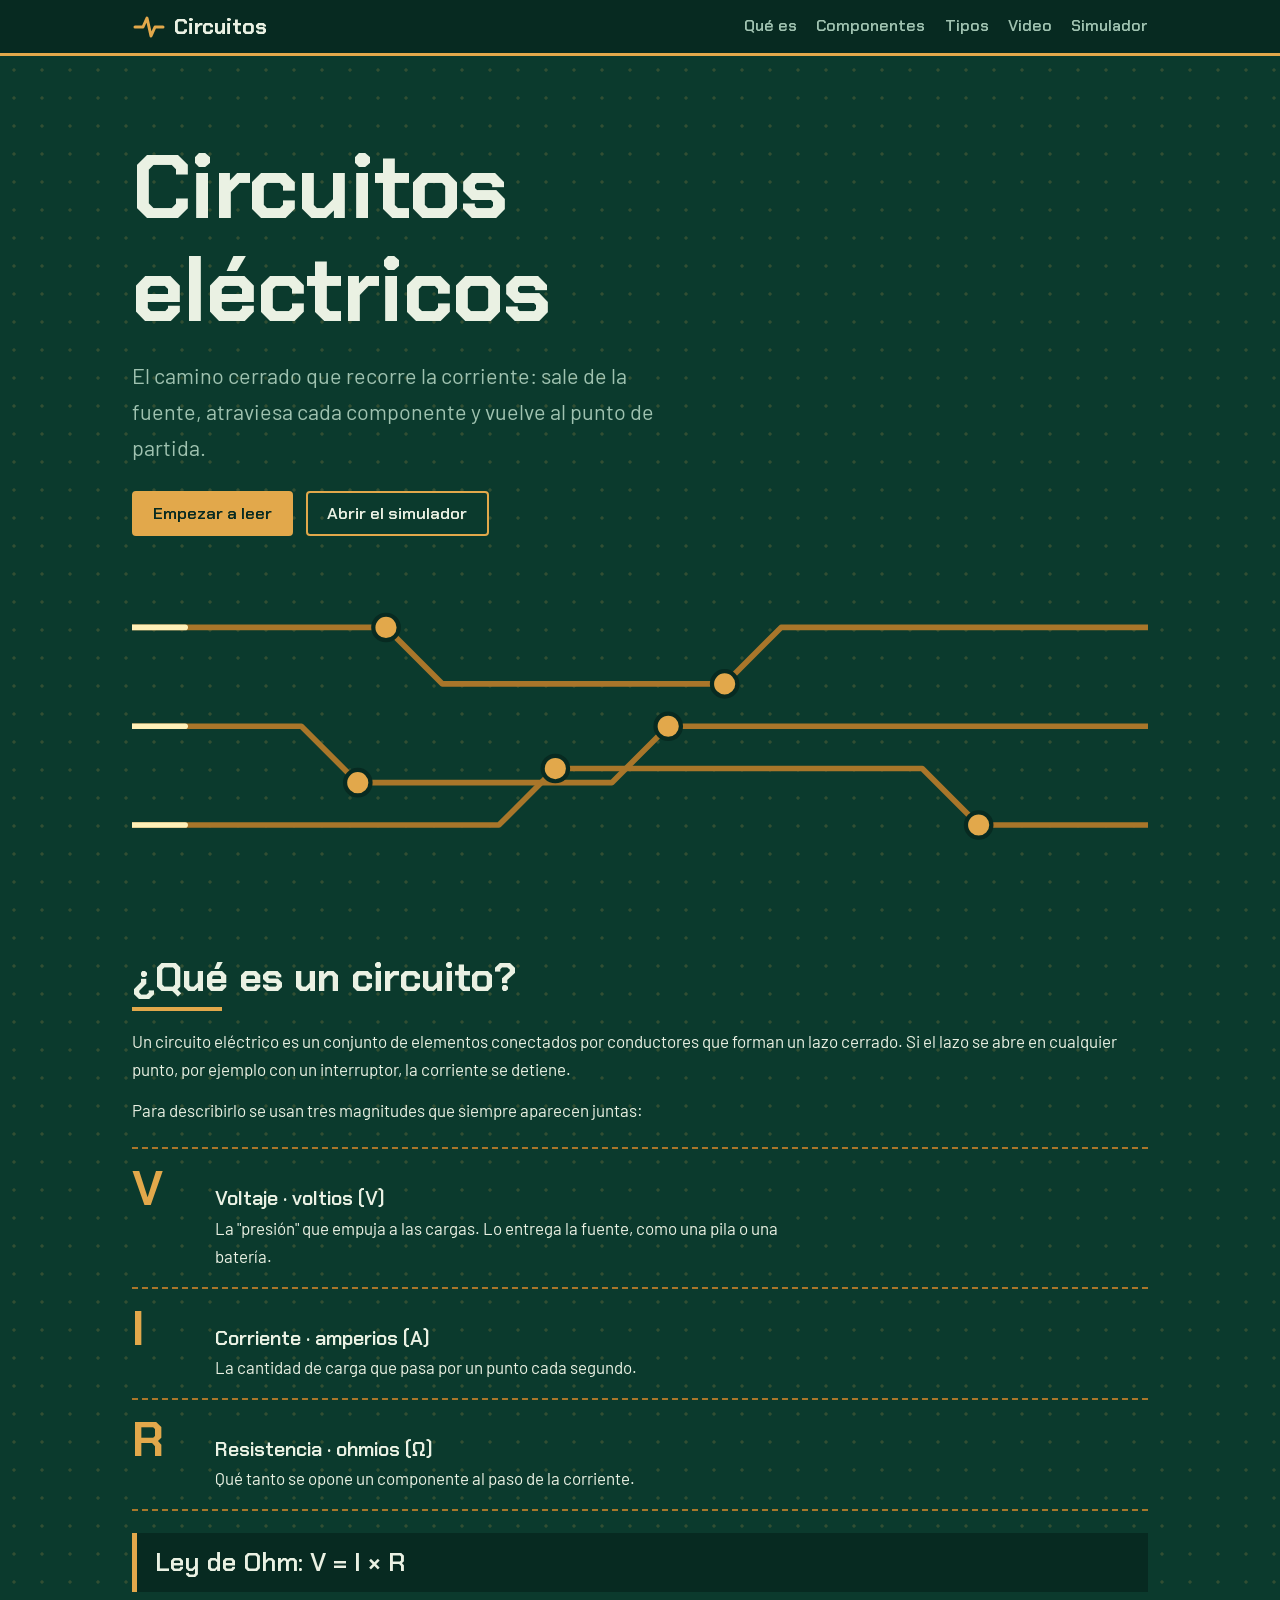
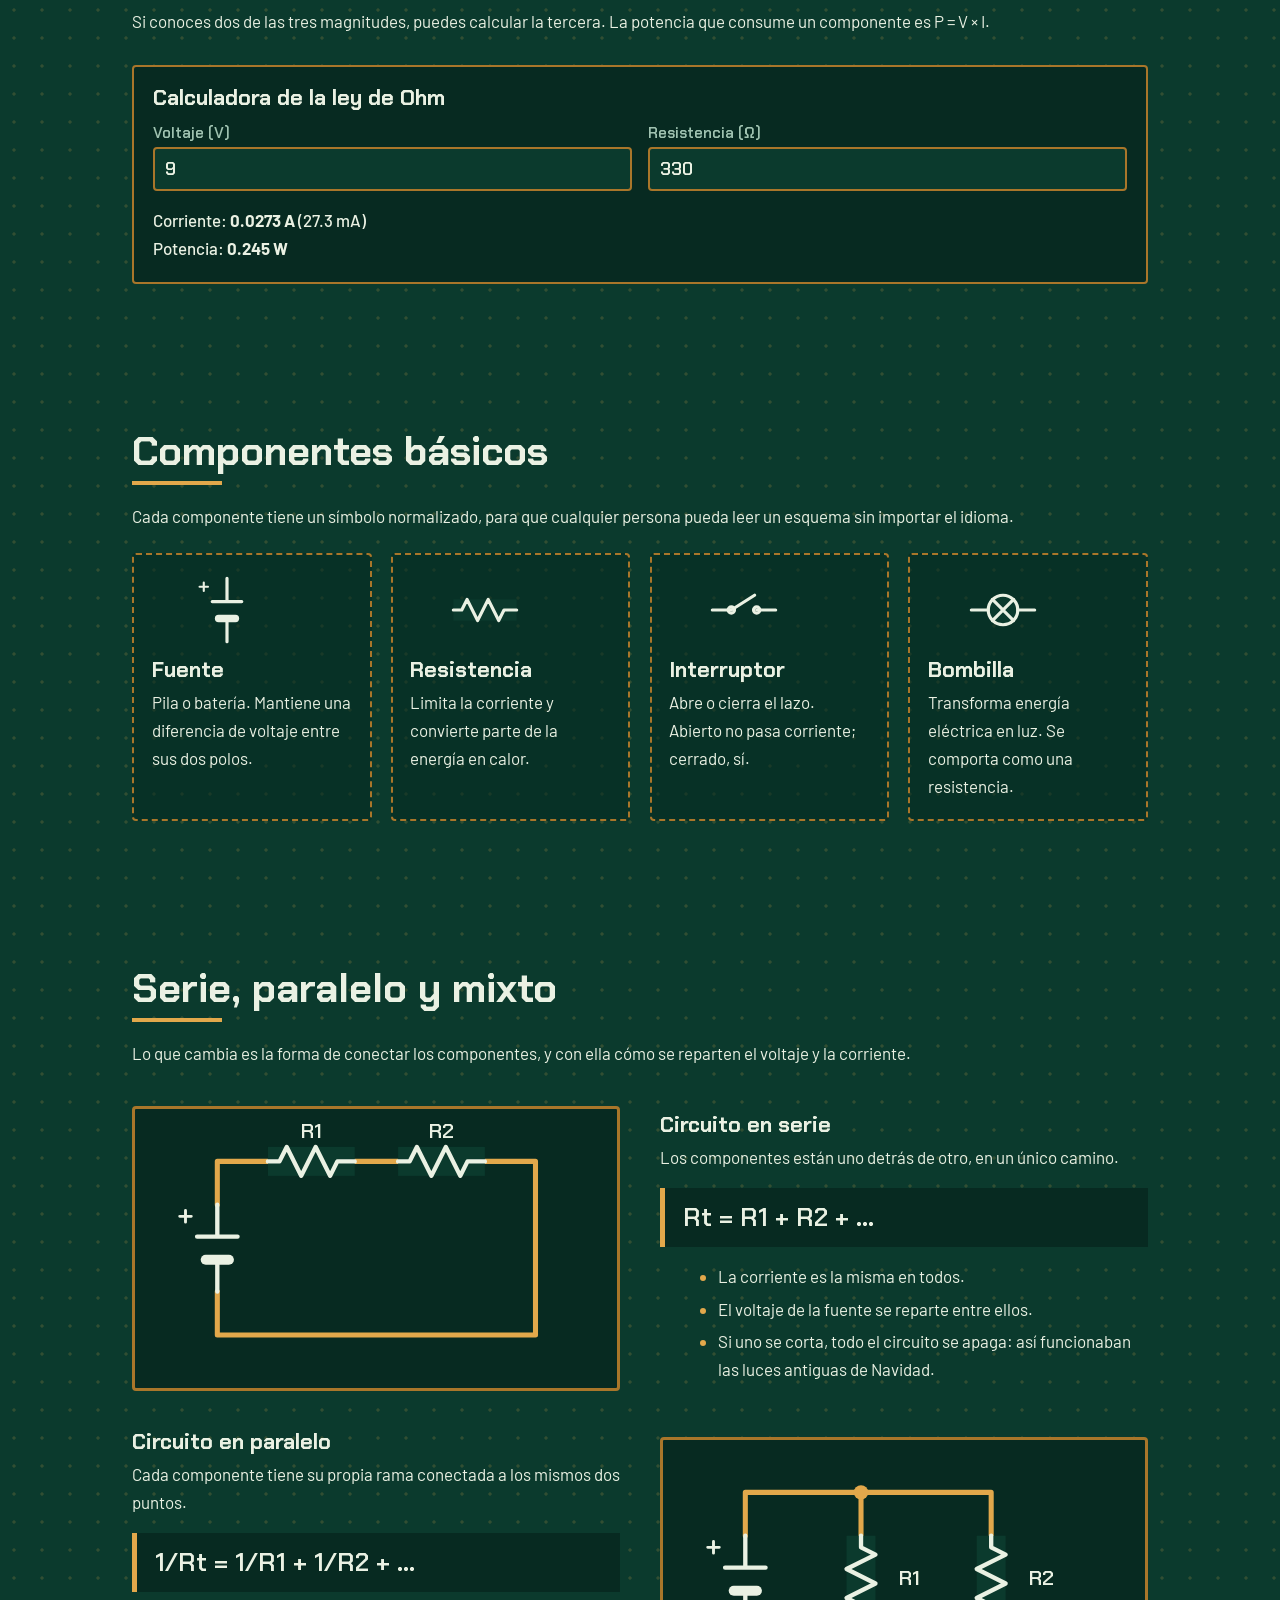
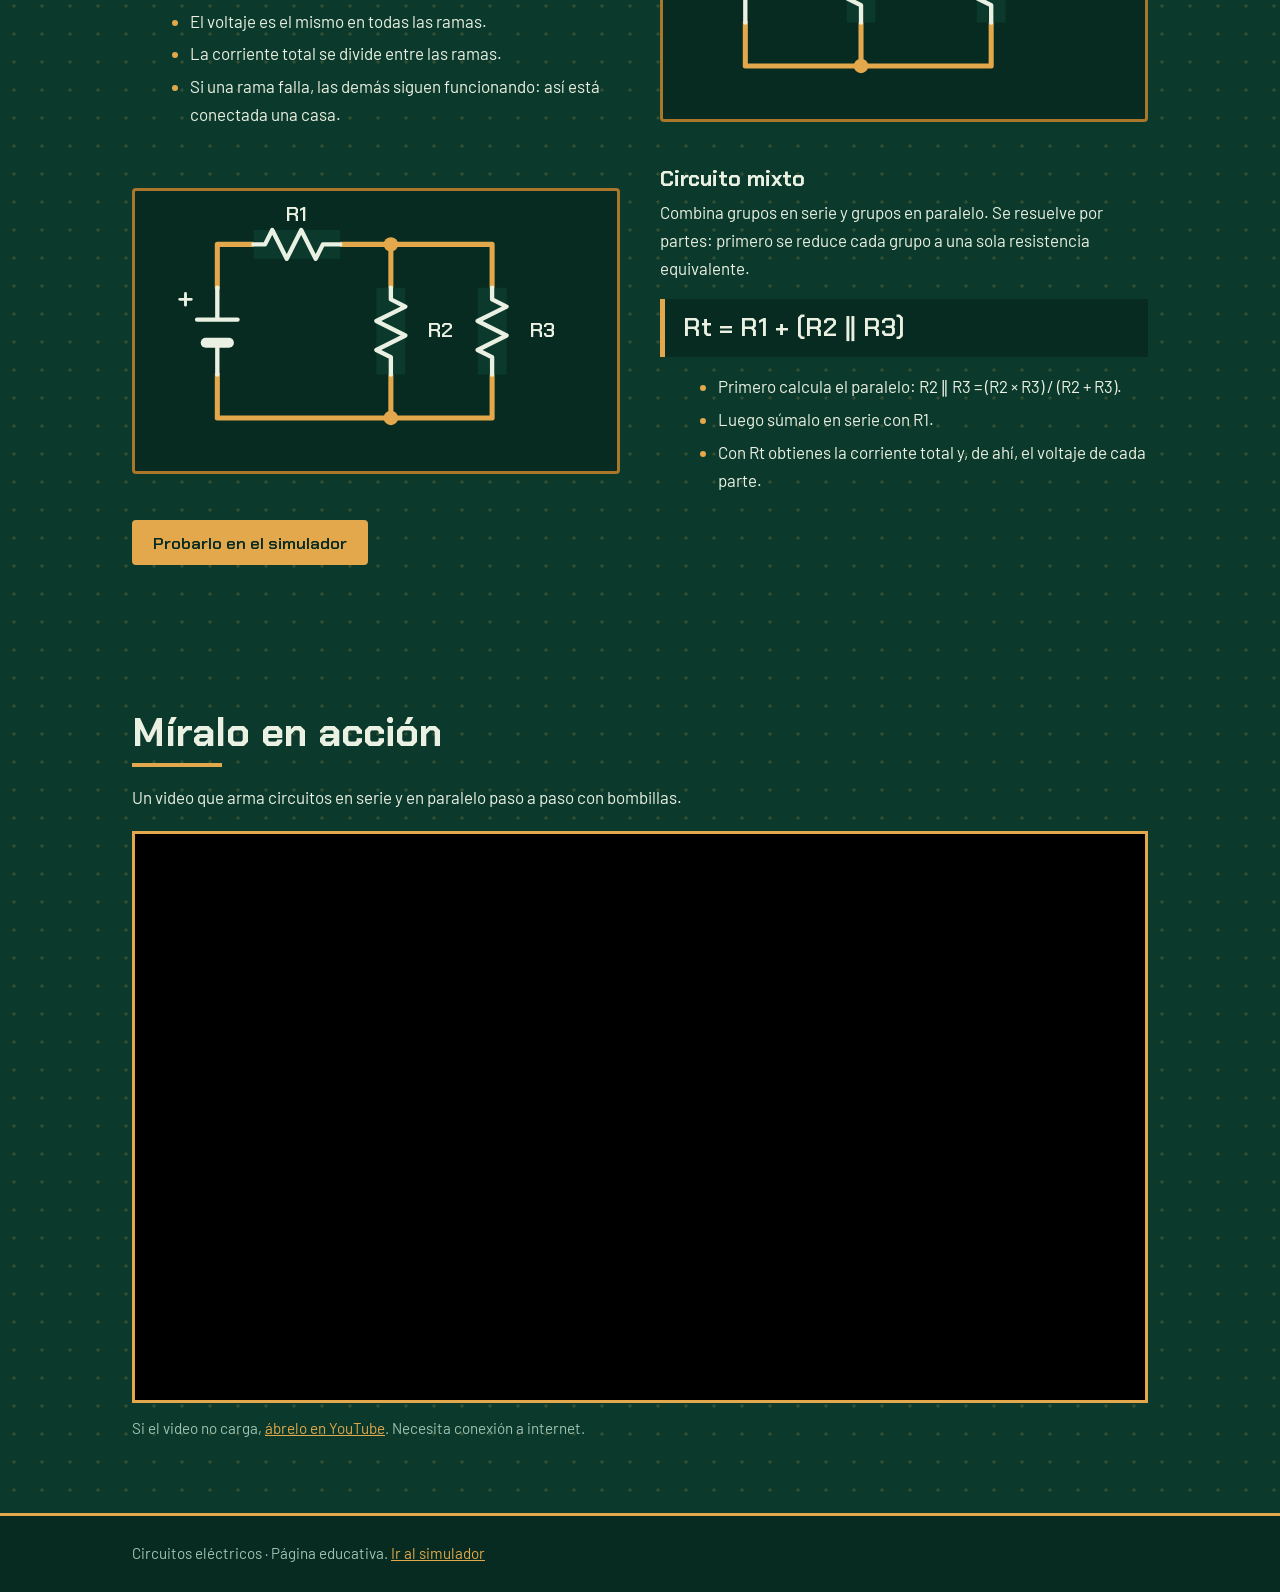
<file: index.html>
<!DOCTYPE html>
<html lang="es">
<head>
<meta charset="utf-8">
<meta name="viewport" content="width=device-width, initial-scale=1">
<title>Circuitos eléctricos · Teoría</title>
<meta name="description" content="Qué es un circuito eléctrico, sus componentes y la diferencia entre circuitos en serie, en paralelo y mixtos.">
<link rel="preconnect" href="https://fonts.googleapis.com">
<link rel="preconnect" href="https://fonts.gstatic.com" crossorigin>
<link href="https://fonts.googleapis.com/css2?family=Barlow:wght@400;500&family=Chakra+Petch:wght@600;700&display=swap" rel="stylesheet">
<link rel="stylesheet" href="css/style.css">
</head>
<body>

<!-- Símbolos reutilizables (imágenes de componentes) -->
<svg width="0" height="0" style="position:absolute" aria-hidden="true">
  <defs>
    <g id="c-res"><rect x="-30" y="-10" width="60" height="20" fill="var(--board)" stroke="none"/><path d="M-30 0L-22 0L-17-10L-7 10L3-10L13 10L18 0L30 0"/></g>
    <g id="c-bat"><path d="M0-30V-8M-14-8H14M0 8V30"/><path d="M-8 8H8" stroke-width="7"/><path d="M-26-22h8M-22-26v8" stroke-width="2"/></g>
    <g id="c-sw"><path d="M-30 0H-12M12 0H30M-12 0L10-14"/><circle cx="-12" r="3"/><circle cx="12" r="3"/></g>
    <g id="c-bulb"><circle r="14" fill="var(--board)"/><path d="M-10-10L10 10M-10 10L10-10M-30 0H-14M14 0H30"/></g>
  </defs>
</svg>

<header class="top">
  <div class="wrap">
    <a class="brand" href="index.html">
      <svg viewBox="0 0 34 34" fill="none" stroke="#e2a84b" stroke-width="3" stroke-linecap="round" stroke-linejoin="round" aria-hidden="true"><path d="M3 17h8l4-9 4 18 4-9h8"/></svg>
      Circuitos
    </a>
    <nav aria-label="Principal">
      <a href="#que-es">Qué es</a>
      <a href="#componentes">Componentes</a>
      <a href="#tipos">Tipos</a>
      <a href="#video">Video</a>
      <a href="simulador.html">Simulador</a>
    </nav>
  </div>
</header>

<main>
  <div class="wrap hero">
    <h1>Circuitos eléctricos</h1>
    <p class="lead">El camino cerrado que recorre la corriente: sale de la fuente, atraviesa cada componente y vuelve al punto de partida.</p>
    <div class="cta">
      <a class="btn solid" href="#que-es">Empezar a leer</a>
      <a class="btn" href="simulador.html">Abrir el simulador</a>
    </div>
    <svg class="hero-art" viewBox="0 0 720 220" aria-hidden="true">
      <path class="trace" pathLength="1000" d="M0 40H180L220 80H420L460 40H720"/>
      <path class="trace" pathLength="1000" d="M0 110H120L160 150H340L380 110H720"/>
      <path class="trace" pathLength="1000" d="M0 180H260L300 140H560L600 180H720"/>
      <path class="pulse" pathLength="1000" d="M0 40H180L220 80H420L460 40H720"/>
      <path class="pulse" pathLength="1000" d="M0 110H120L160 150H340L380 110H720"/>
      <path class="pulse" pathLength="1000" d="M0 180H260L300 140H560L600 180H720"/>
      <circle class="pad" cx="180" cy="40" r="9"/><circle class="pad" cx="420" cy="80" r="9"/>
      <circle class="pad" cx="160" cy="150" r="9"/><circle class="pad" cx="380" cy="110" r="9"/>
      <circle class="pad" cx="300" cy="140" r="9"/><circle class="pad" cx="600" cy="180" r="9"/>
    </svg>
  </div>

  <section id="que-es">
    <div class="wrap">
      <h2>¿Qué es un circuito?</h2>
      <p>Un circuito eléctrico es un conjunto de elementos conectados por conductores que forman un lazo cerrado. Si el lazo se abre en cualquier punto, por ejemplo con un interruptor, la corriente se detiene.</p>
      <p>Para describirlo se usan tres magnitudes que siempre aparecen juntas:</p>
      <dl class="mag">
        <div><dt>V</dt><dd>Voltaje · voltios (V)</dd><dd>La "presión" que empuja a las cargas. Lo entrega la fuente, como una pila o una batería.</dd></div>
        <div><dt>I</dt><dd>Corriente · amperios (A)</dd><dd>La cantidad de carga que pasa por un punto cada segundo.</dd></div>
        <div><dt>R</dt><dd>Resistencia · ohmios (Ω)</dd><dd>Qué tanto se opone un componente al paso de la corriente.</dd></div>
      </dl>
      <p class="formula" style="margin-top:1.4rem">Ley de Ohm: V = I × R</p>
      <p>Si conoces dos de las tres magnitudes, puedes calcular la tercera. La potencia que consume un componente es P = V × I.</p>

      <div class="ohm">
        <h3>Calculadora de la ley de Ohm</h3>
        <div class="fields">
          <label class="f">Voltaje (V)<input id="ov" type="number" min="0" step="any" value="9" inputmode="decimal"></label>
          <label class="f">Resistencia (Ω)<input id="or" type="number" min="0" step="any" value="330" inputmode="decimal"></label>
        </div>
        <output id="oo" aria-live="polite"></output>
      </div>
    </div>
  </section>

  <section id="componentes">
    <div class="wrap">
      <h2>Componentes básicos</h2>
      <p>Cada componente tiene un símbolo normalizado, para que cualquier persona pueda leer un esquema sin importar el idioma.</p>
      <div class="parts">
        <article>
          <svg class="sym" viewBox="-40 -36 80 72" role="img" aria-label="Símbolo de pila"><use href="#c-bat"/></svg>
          <h3>Fuente</h3>
          <p>Pila o batería. Mantiene una diferencia de voltaje entre sus dos polos.</p>
        </article>
        <article>
          <svg class="sym" viewBox="-40 -36 80 72" role="img" aria-label="Símbolo de resistencia"><use href="#c-res"/></svg>
          <h3>Resistencia</h3>
          <p>Limita la corriente y convierte parte de la energía en calor.</p>
        </article>
        <article>
          <svg class="sym" viewBox="-40 -36 80 72" role="img" aria-label="Símbolo de interruptor"><use href="#c-sw"/></svg>
          <h3>Interruptor</h3>
          <p>Abre o cierra el lazo. Abierto no pasa corriente; cerrado, sí.</p>
        </article>
        <article>
          <svg class="sym" viewBox="-40 -36 80 72" role="img" aria-label="Símbolo de bombilla"><use href="#c-bulb"/></svg>
          <h3>Bombilla</h3>
          <p>Transforma energía eléctrica en luz. Se comporta como una resistencia.</p>
        </article>
      </div>
    </div>
  </section>

  <section id="tipos">
    <div class="wrap">
      <h2>Serie, paralelo y mixto</h2>
      <p>Lo que cambia es la forma de conectar los componentes, y con ella cómo se reparten el voltaje y la corriente.</p>

      <div class="type">
        <div class="fig">
          <svg viewBox="0 0 320 180" role="img" aria-label="Circuito en serie con dos resistencias">
            <path class="w" d="M50 60V30H270V150H50V120"/>
            <g class="sym"><use href="#c-bat" transform="translate(50,90)"/><use href="#c-res" transform="translate(115,30)"/><use href="#c-res" transform="translate(205,30)"/></g>
            <text x="115" y="14" text-anchor="middle">R1</text><text x="205" y="14" text-anchor="middle">R2</text>
          </svg>
        </div>
        <div>
          <h3>Circuito en serie</h3>
          <p>Los componentes están uno detrás de otro, en un único camino.</p>
          <p class="formula">Rt = R1 + R2 + …</p>
          <ul>
            <li>La corriente es la misma en todos.</li>
            <li>El voltaje de la fuente se reparte entre ellos.</li>
            <li>Si uno se corta, todo el circuito se apaga: así funcionaban las luces antiguas de Navidad.</li>
          </ul>
        </div>
      </div>

      <div class="type">
        <div class="fig">
          <svg viewBox="0 0 320 180" role="img" aria-label="Circuito en paralelo con dos resistencias">
            <path class="w" d="M50 60V30H220M50 120V150H220M130 30V150M220 30V150"/>
            <circle class="dot" cx="130" cy="30" r="5"/><circle class="dot" cx="130" cy="150" r="5"/>
            <g class="sym"><use href="#c-bat" transform="translate(50,90)"/><use href="#c-res" transform="translate(130,90) rotate(90)"/><use href="#c-res" transform="translate(220,90) rotate(90)"/></g>
            <text x="156" y="94">R1</text><text x="246" y="94">R2</text>
          </svg>
        </div>
        <div>
          <h3>Circuito en paralelo</h3>
          <p>Cada componente tiene su propia rama conectada a los mismos dos puntos.</p>
          <p class="formula">1/Rt = 1/R1 + 1/R2 + …</p>
          <ul>
            <li>El voltaje es el mismo en todas las ramas.</li>
            <li>La corriente total se divide entre las ramas.</li>
            <li>Si una rama falla, las demás siguen funcionando: así está conectada una casa.</li>
          </ul>
        </div>
      </div>

      <div class="type">
        <div class="fig">
          <svg viewBox="0 0 320 180" role="img" aria-label="Circuito mixto: una resistencia en serie con dos en paralelo">
            <path class="w" d="M50 60V30H240M50 120V150H240M170 30V150M240 30V150"/>
            <circle class="dot" cx="170" cy="30" r="5"/><circle class="dot" cx="170" cy="150" r="5"/>
            <g class="sym"><use href="#c-bat" transform="translate(50,90)"/><use href="#c-res" transform="translate(105,30)"/><use href="#c-res" transform="translate(170,90) rotate(90)"/><use href="#c-res" transform="translate(240,90) rotate(90)"/></g>
            <text x="105" y="14" text-anchor="middle">R1</text><text x="196" y="94">R2</text><text x="266" y="94">R3</text>
          </svg>
        </div>
        <div>
          <h3>Circuito mixto</h3>
          <p>Combina grupos en serie y grupos en paralelo. Se resuelve por partes: primero se reduce cada grupo a una sola resistencia equivalente.</p>
          <p class="formula">Rt = R1 + (R2 ∥ R3)</p>
          <ul>
            <li>Primero calcula el paralelo: R2 ∥ R3 = (R2 × R3) / (R2 + R3).</li>
            <li>Luego súmalo en serie con R1.</li>
            <li>Con Rt obtienes la corriente total y, de ahí, el voltaje de cada parte.</li>
          </ul>
        </div>
      </div>
      <div class="cta"><a class="btn solid" href="simulador.html">Probarlo en el simulador</a></div>
    </div>
  </section>

  <section id="video">
    <div class="wrap">
      <h2>Míralo en acción</h2>
      <p>Un video que arma circuitos en serie y en paralelo paso a paso con bombillas.</p>
      <div class="video">
        <iframe src="https://www.youtube-nocookie.com/embed/-PiEy0lY1h8" title="Circuitos en serie y paralelo con Tinkercad" loading="lazy" allow="accelerometer; encrypted-media; picture-in-picture" allowfullscreen></iframe>
      </div>
      <p class="note">Si el video no carga, <a href="https://www.youtube.com/watch?v=-PiEy0lY1h8" target="_blank" rel="noopener">ábrelo en YouTube</a>. Necesita conexión a internet.</p>
    </div>
  </section>
</main>

<footer><div class="wrap">Circuitos eléctricos · Página educativa. <a href="simulador.html">Ir al simulador</a></div></footer>

<script src="js/main.js"></script>
</body>
</html>
</file>
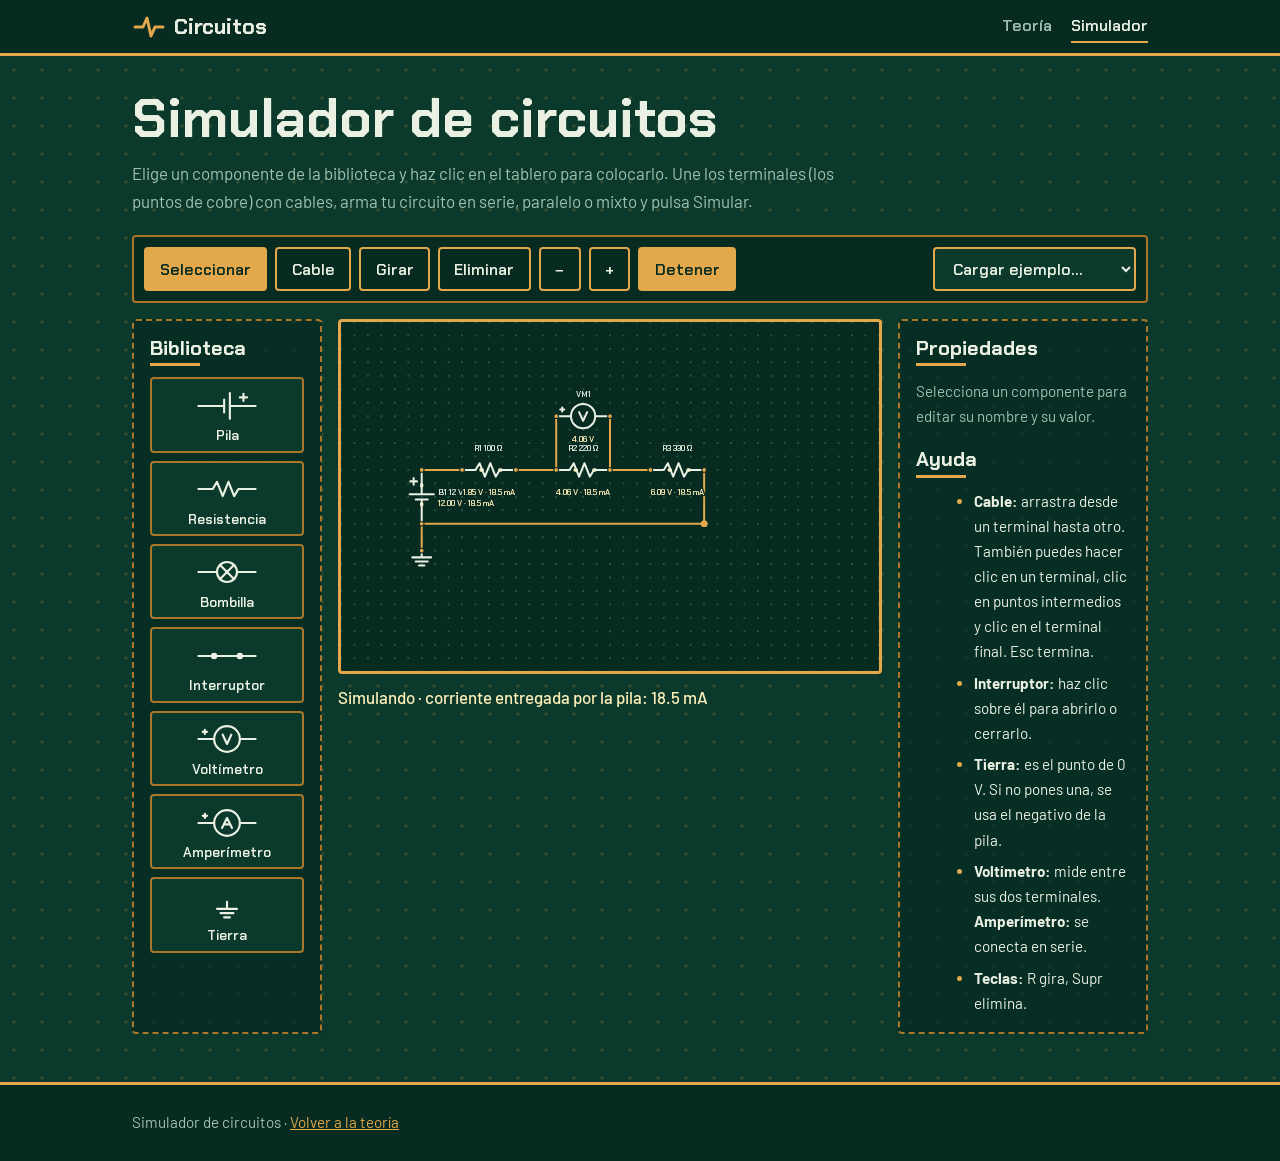
<file: simulador.html>
<!DOCTYPE html>
<html lang="es">
<head>
<meta charset="utf-8">
<meta name="viewport" content="width=device-width, initial-scale=1">
<title>Simulador de circuitos</title>
<meta name="description" content="Editor y simulador de circuitos tipo Proteus: coloca componentes, únelos con cables y simula.">
<link rel="preconnect" href="https://fonts.googleapis.com">
<link rel="preconnect" href="https://fonts.gstatic.com" crossorigin>
<link href="https://fonts.googleapis.com/css2?family=Barlow:wght@400;500&family=Chakra+Petch:wght@600;700&display=swap" rel="stylesheet">
<link rel="stylesheet" href="css/style.css">
</head>
<body>

<header class="top">
  <div class="wrap">
    <a class="brand" href="index.html">
      <svg viewBox="0 0 34 34" fill="none" stroke="#e2a84b" stroke-width="3" stroke-linecap="round" stroke-linejoin="round" aria-hidden="true"><path d="M3 17h8l4-9 4 18 4-9h8"/></svg>
      Circuitos
    </a>
    <nav aria-label="Principal">
      <a href="index.html">Teoría</a>
      <a href="simulador.html" aria-current="page">Simulador</a>
    </nav>
  </div>
</header>

<main class="wrap sim">
  <h1>Simulador de circuitos</h1>
  <p class="lead">Elige un componente de la biblioteca y haz clic en el tablero para colocarlo. Une los terminales (los puntos de cobre) con cables, arma tu circuito en serie, paralelo o mixto y pulsa Simular.</p>

  <div class="toolbar" role="toolbar" aria-label="Herramientas">
    <button class="btn on" id="t-select" aria-pressed="true">Seleccionar</button>
    <button class="btn" id="t-wire" aria-pressed="false">Cable</button>
    <button class="btn" id="t-rot">Girar</button>
    <button class="btn" id="t-del">Eliminar</button>
    <button class="btn" id="t-zo" aria-label="Alejar">−</button>
    <button class="btn" id="t-zi" aria-label="Acercar">+</button>
    <button class="btn solid" id="t-run" aria-pressed="true">Detener</button>
    <select id="ex" class="btn" aria-label="Ejemplos">
      <option value="">Cargar ejemplo…</option>
      <option value="serie">Circuito en serie</option>
      <option value="paralelo">Circuito en paralelo</option>
      <option value="mixto">Circuito mixto</option>
      <option value="vacio">Tablero vacío</option>
    </select>
  </div>

  <div class="workspace">
    <aside class="lib">
      <h2>Biblioteca</h2>
      <div id="lib"></div>
    </aside>

    <div class="canvas-col">
      <div class="canvas-wrap">
        <svg id="board" viewBox="0 0 800 520" role="img" aria-label="Tablero de esquemas">
          <defs>
            <pattern id="gp" width="20" height="20" patternUnits="userSpaceOnUse">
              <circle cx="0" cy="0" r="1.3" fill="#2f6b57"/><circle cx="20" cy="0" r="1.3" fill="#2f6b57"/>
              <circle cx="0" cy="20" r="1.3" fill="#2f6b57"/><circle cx="20" cy="20" r="1.3" fill="#2f6b57"/>
            </pattern>
          </defs>
          <rect width="800" height="520" fill="url(#gp)"/>
          <g id="layer"></g>
        </svg>
      </div>
      <p id="status" role="status" aria-live="polite"></p>
    </div>

    <aside class="props">
      <h2>Propiedades</h2>
      <div id="props"><p class="note">Selecciona un componente para editar su nombre y su valor.</p></div>
      <h2>Ayuda</h2>
      <ul class="help">
        <li><b>Cable:</b> arrastra desde un terminal hasta otro. También puedes hacer clic en un terminal, clic en puntos intermedios y clic en el terminal final. Esc termina.</li>
        <li><b>Interruptor:</b> haz clic sobre él para abrirlo o cerrarlo.</li>
        <li><b>Tierra:</b> es el punto de 0 V. Si no pones una, se usa el negativo de la pila.</li>
        <li><b>Voltímetro:</b> mide entre sus dos terminales. <b>Amperímetro:</b> se conecta en serie.</li>
        <li><b>Teclas:</b> R gira, Supr elimina.</li>
      </ul>
    </aside>
  </div>
</main>

<footer><div class="wrap">Simulador de circuitos · <a href="index.html">Volver a la teoría</a></div></footer>

<script src="js/simulador.js"></script>
</body>
</html>
</file>
<file: css/style.css>
/* ============ Circuitos · estilo "placa PCB" ============ */
:root{
  --board:#0b3a2d; --deep:#072a21; --copper:#e2a84b; --copper-d:#a9762a;
  --silk:#eaf1e3; --mute:#9fc2b0; --hot:#ff6a3d; --glow:#fff0b8;
  --display:"Chakra Petch","Segoe UI",system-ui,sans-serif;
  --body:"Barlow","Segoe UI",system-ui,sans-serif;
}
*{box-sizing:border-box;margin:0}
html{scroll-behavior:smooth;-webkit-text-size-adjust:100%}
body{
  font:400 1.06rem/1.65 var(--body); color:var(--silk); background-color:var(--board);
  background-image:radial-gradient(circle,rgba(226,168,75,.18) 1.5px,transparent 1.7px);
  background-size:28px 28px; overflow-x:hidden;
}
a{color:var(--copper)} a:hover{color:var(--glow)}
:focus-visible{outline:3px solid var(--glow);outline-offset:3px}
.wrap{width:min(1080px,100%);margin-inline:auto;padding-inline:clamp(1rem,4vw,2rem)}
h1,h2,h3{font-family:var(--display);line-height:1.15;font-weight:700}
h2{font-size:clamp(1.7rem,4.2vw,2.5rem);margin-bottom:1.1rem;padding-bottom:.7rem;
  background:linear-gradient(var(--copper),var(--copper)) left bottom/90px 4px no-repeat}
h3{font-size:1.35rem;margin-bottom:.4rem}
p+p{margin-top:.8rem}
section{padding-block:clamp(2.5rem,7vw,4.5rem)}

/* ---- cabecera ---- */
.top{position:sticky;top:0;z-index:10;background:var(--deep);border-bottom:3px solid var(--copper)}
.top .wrap{display:flex;flex-wrap:wrap;align-items:center;justify-content:space-between;gap:.4rem 1.5rem;padding-block:.6rem}
.brand{font:700 1.35rem var(--display);color:var(--silk);text-decoration:none;display:flex;align-items:center;gap:.5rem}
.brand svg{width:34px;height:34px}
.top nav{display:flex;flex-wrap:wrap;gap:.2rem 1.2rem}
.top nav a{font:600 1rem var(--display);color:var(--mute);text-decoration:none;padding:.3rem 0;border-bottom:2px solid transparent}
.top nav a:hover,.top nav a[aria-current]{color:var(--silk);border-color:var(--copper)}

/* ---- portada ---- */
.hero{padding-block:clamp(2.5rem,8vw,5rem) 0}
.hero h1{font-size:clamp(2.6rem,10vw,5.6rem);letter-spacing:-.01em;max-width:11ch}
.hero p.lead{font-size:clamp(1.1rem,2.6vw,1.35rem);max-width:34rem;margin-top:1rem;color:var(--mute)}
.cta{display:flex;flex-wrap:wrap;gap:.8rem;margin-top:1.6rem}
.btn{font:600 1.05rem var(--display);color:var(--silk);background:transparent;border:2px solid var(--copper);
  padding:.6rem 1.2rem;border-radius:4px;cursor:pointer;text-decoration:none;display:inline-block;min-height:44px}
.btn:hover{background:rgba(226,168,75,.18);color:var(--silk)}
.btn.solid,.btn[aria-pressed="true"],.btn.on{background:var(--copper);color:var(--deep)}
.btn.solid:hover{background:var(--glow)}
.hero-art{display:block;width:100%;height:auto;margin-top:2.2rem}
.trace{fill:none;stroke:var(--copper-d);stroke-width:4;stroke-linejoin:round}
.pulse{fill:none;stroke:var(--glow);stroke-width:4;stroke-linecap:round;stroke-dasharray:50 950;
  animation:run 5s linear infinite}
.pulse:nth-of-type(5){animation-duration:6.5s;animation-delay:-2s}
.pulse:nth-of-type(6){animation-duration:4.2s;animation-delay:-1s}
@keyframes run{from{stroke-dashoffset:0}to{stroke-dashoffset:-1000}}
.pad{fill:var(--copper);stroke:var(--deep);stroke-width:3}

/* ---- magnitudes ---- */
.mag{border-top:2px dashed var(--copper-d);margin-top:1.4rem}
.mag div{display:grid;grid-template-columns:4.2rem 1fr;gap:.2rem 1rem;align-items:baseline;
  padding:1rem 0;border-bottom:2px dashed var(--copper-d)}
.mag dt{font:700 3rem/1 var(--display);color:var(--copper);grid-row:span 2}
.mag dd:first-of-type{font:600 1.25rem var(--display)}
.mag dd{max-width:60ch}
.formula{font:600 clamp(1.15rem,4vw,1.6rem) var(--display);background:var(--deep);
  border-left:5px solid var(--copper);padding:.8rem 1.1rem;margin-block:1rem;overflow-x:auto;white-space:nowrap}
.ohm{margin-top:1.8rem;background:var(--deep);border:2px solid var(--copper-d);border-radius:4px;padding:1.2rem}
.ohm h3{margin-bottom:.8rem}
.ohm .fields{display:flex;flex-wrap:wrap;gap:1rem}
label.f{display:flex;flex-direction:column;gap:.2rem;font:600 .95rem var(--display);color:var(--mute);flex:1 1 140px}
input[type=number]{font:600 1.1rem var(--display);color:var(--silk);background:var(--board);
  border:2px solid var(--copper-d);border-radius:4px;padding:.5rem .6rem;width:100%;min-height:44px}
.ohm output{display:block;margin-top:1rem;font-weight:500}

/* ---- componentes ---- */
.parts{display:grid;grid-template-columns:repeat(auto-fit,minmax(220px,1fr));gap:1.2rem;margin-top:1.4rem}
.parts article{border:2px dashed var(--copper-d);border-radius:4px;padding:1.1rem;background:rgba(7,42,33,.55)}
.sym{fill:none;stroke:var(--silk);stroke-width:3;stroke-linecap:round;stroke-linejoin:round}
.parts svg{width:100%;max-width:150px;height:76px;display:block;margin-bottom:.6rem}
.parts .tag{font:600 .95rem var(--display);color:var(--copper)}

/* ---- tipos ---- */
.type{display:grid;grid-template-columns:1fr 1fr;gap:1.5rem 2.5rem;align-items:center;margin-top:2.4rem}
.type:nth-of-type(even) .fig{order:2}
.fig{background:var(--deep);border:3px solid var(--copper-d);border-radius:4px;padding:.6rem}
.fig svg{display:block;width:100%;height:auto}
.w{fill:none;stroke:var(--copper);stroke-width:3.5;stroke-linecap:round;stroke-linejoin:round}
.fig text{font:600 14px var(--display);fill:var(--silk)}
.dot{fill:var(--copper)}
.type ul{margin:.6rem 0 0 1.1rem}
.type li{margin-top:.3rem}
.type li::marker{color:var(--copper)}
@media(max-width:780px){.type{grid-template-columns:1fr}.type:nth-of-type(even) .fig{order:0}}

/* ---- video ---- */
.video{aspect-ratio:16/9;border:3px solid var(--copper);background:#000;margin-top:1.2rem}
.video iframe{width:100%;height:100%;border:0;display:block}
.note{margin-top:.8rem;color:var(--mute);font-size:.95rem}

footer{background:var(--deep);border-top:3px solid var(--copper);padding-block:1.6rem;color:var(--mute);font-size:.95rem}

/* ============ Simulador ============ */
.sim{padding-block:2rem 3rem}
.sim h1{font-size:clamp(2rem,7vw,3.4rem)}
.sim .lead{color:var(--mute);margin-top:.6rem;max-width:46rem}
.stage{margin-top:1.4rem;background:var(--deep);border:3px solid var(--copper);border-radius:4px;overflow:hidden}
#board{display:block;width:100%;height:auto;user-select:none;-webkit-user-select:none}
#board text{font:600 17px var(--display);fill:var(--silk);text-anchor:middle;
  paint-order:stroke;stroke:var(--deep);stroke-width:5px;stroke-linejoin:round;pointer-events:none}
#board .plus{font-size:24px;fill:var(--copper)}
.wire{fill:none;stroke:var(--copper-d);stroke-width:6;stroke-linejoin:round}
.flow{fill:none;stroke:var(--glow);stroke-width:5;stroke-linecap:round;stroke-linejoin:round;
  stroke-dasharray:2 26;animation:flow 1s linear infinite}
@keyframes flow{to{stroke-dashoffset:-28}}
#board.off .flow{opacity:0!important}
.res{cursor:grab;touch-action:none;outline:none}
.res.drag{cursor:grabbing}
.hit{fill:transparent;stroke:transparent}
.res:hover .hit,.res.drag .hit{fill:rgba(255,240,184,.07)}
.res:focus-visible .hit{stroke:var(--glow);stroke-width:2;stroke-dasharray:6 4}
.body{fill:var(--deep)}
.zig{fill:none;stroke:var(--copper);stroke-width:4.5;stroke-linecap:round;stroke-linejoin:round}
.pin{fill:var(--copper);stroke:var(--deep);stroke-width:2.5}

.panel{display:grid;grid-template-columns:repeat(auto-fit,minmax(270px,1fr));gap:1.2rem;margin-top:1.4rem}
.panel>div,.results{background:rgba(7,42,33,.7);border:2px dashed var(--copper-d);border-radius:4px;padding:1.1rem}
.panel h2,.results h2{font-size:1.35rem;margin-bottom:.8rem;padding-bottom:.5rem;background-size:60px 3px}
.seg{display:grid;grid-template-columns:1fr 1fr;gap:.5rem}
.seg .btn{padding:.5rem .4rem;font-size:.98rem;text-align:center}
.row{display:flex;align-items:center;gap:.7rem;margin-top:1rem;flex-wrap:wrap}
.row .btn{min-width:44px;padding:.4rem .8rem}
.row output{font:700 1.4rem var(--display);min-width:1.5rem;text-align:center}
.panel .formula{font-size:1.05rem;margin:.9rem 0 0;white-space:normal}
input[type=range]{width:100%;accent-color:var(--copper);height:34px}
.vals{display:grid;gap:.6rem}
.vals label{display:grid;grid-template-columns:2.4rem 1fr;gap:.6rem;align-items:center;font:700 1.1rem var(--display)}
.results{margin-top:1.2rem}
.tablewrap{overflow-x:auto}
table{border-collapse:collapse;width:100%;min-width:430px;font-variant-numeric:tabular-nums}
th,td{padding:.5rem .6rem;text-align:right;border-bottom:1px dashed var(--copper-d)}
th:first-child,td:first-child{text-align:left}
th{font:600 .95rem var(--display);color:var(--copper)}
tfoot td{font-weight:700;color:var(--glow);border-bottom:0}

@media(prefers-reduced-motion:reduce){.pulse,.flow{animation:none}html{scroll-behavior:auto}}
.btn:disabled{opacity:.35;cursor:not-allowed}

/* ===== Editor tipo Proteus ===== */
.toolbar{display:flex;flex-wrap:wrap;gap:.5rem;margin-top:1.2rem;padding:.6rem;background:var(--deep);border:2px solid var(--copper-d);border-radius:4px}
.toolbar .btn{padding:.4rem .9rem;font-size:.98rem}
.toolbar select.btn{background:var(--board);appearance:auto;margin-left:auto}
.workspace{display:grid;grid-template-columns:1fr;gap:1rem;margin-top:1rem}
@media(min-width:960px){.workspace{grid-template-columns:190px minmax(0,1fr) 250px}}
.lib,.props{background:rgba(7,42,33,.7);border:2px dashed var(--copper-d);border-radius:4px;padding:1rem}
.lib h2,.props h2{font-size:1.25rem;margin-bottom:.7rem;padding-bottom:.4rem;background-size:50px 3px}
.props h2:not(:first-child){margin-top:1.2rem}
#lib{display:grid;grid-template-columns:repeat(auto-fill,minmax(110px,1fr));gap:.5rem}
.libitem{display:flex;flex-direction:column;align-items:center;gap:.1rem;background:var(--board);color:var(--silk);
  border:2px solid var(--copper-d);border-radius:4px;padding:.4rem .3rem;cursor:pointer;font:600 .85rem var(--display);min-height:44px}
.libitem svg{width:70px;height:40px}
.libitem:hover{border-color:var(--copper)}
.libitem[aria-pressed="true"]{background:var(--copper);color:var(--deep)}
.libitem[aria-pressed="true"] .sym{stroke:var(--deep)}
.canvas-wrap{background:var(--deep);border:3px solid var(--copper);border-radius:4px;overflow:auto;max-height:78vh}
#board{display:block;width:100%;height:auto;user-select:none;-webkit-user-select:none}
#status{margin-top:.6rem;color:var(--glow);font-weight:500;min-height:1.6em}
.cw{fill:none;stroke:var(--copper);stroke-width:3;stroke-linejoin:round;stroke-linecap:round}
.cw.sel{stroke:var(--glow);stroke-width:4}
.wh{fill:none;stroke:transparent;stroke-width:14;cursor:pointer;pointer-events:stroke}
.pv{fill:none;stroke:var(--glow);stroke-width:2.5;stroke-dasharray:6 5;pointer-events:none}
.jn{fill:var(--copper);pointer-events:none}
.comp .sym{stroke:var(--silk);stroke-width:3}
.comp.sel .sym{stroke:var(--glow)}
.comp.ghost{opacity:.5;pointer-events:none}
.hitb{fill:transparent;cursor:move;touch-action:none}
.pin{fill:var(--copper);stroke:var(--deep);stroke-width:1.5;pointer-events:none}
.ph{fill:transparent;cursor:crosshair;touch-action:none}
.ph:hover{fill:rgba(255,240,184,.3)}
#board text.lab{font:600 12px var(--display);fill:var(--silk);text-anchor:middle;paint-order:stroke;stroke:var(--deep);stroke-width:4px;stroke-linejoin:round;pointer-events:none}
#board text.st{text-anchor:start}
#board text.rd{fill:var(--glow)}
.cflow{fill:none;stroke:var(--glow);stroke-width:5;stroke-linecap:round;stroke-dasharray:2 26;animation:flow 1s linear infinite;pointer-events:none}
.cflow.rev{animation-direction:reverse}
.props .chk{display:flex;gap:.5rem;align-items:center;margin-top:.8rem;font-weight:500}
.props label.f{margin-top:.7rem}
.props input[type=text]{font:600 1.05rem var(--display);color:var(--silk);background:var(--board);border:2px solid var(--copper-d);border-radius:4px;padding:.5rem .6rem;width:100%;min-height:44px}
.help{margin-left:1.1rem;font-size:.95rem}
.help li{margin-top:.4rem}.help li::marker{color:var(--copper)}
</file>
